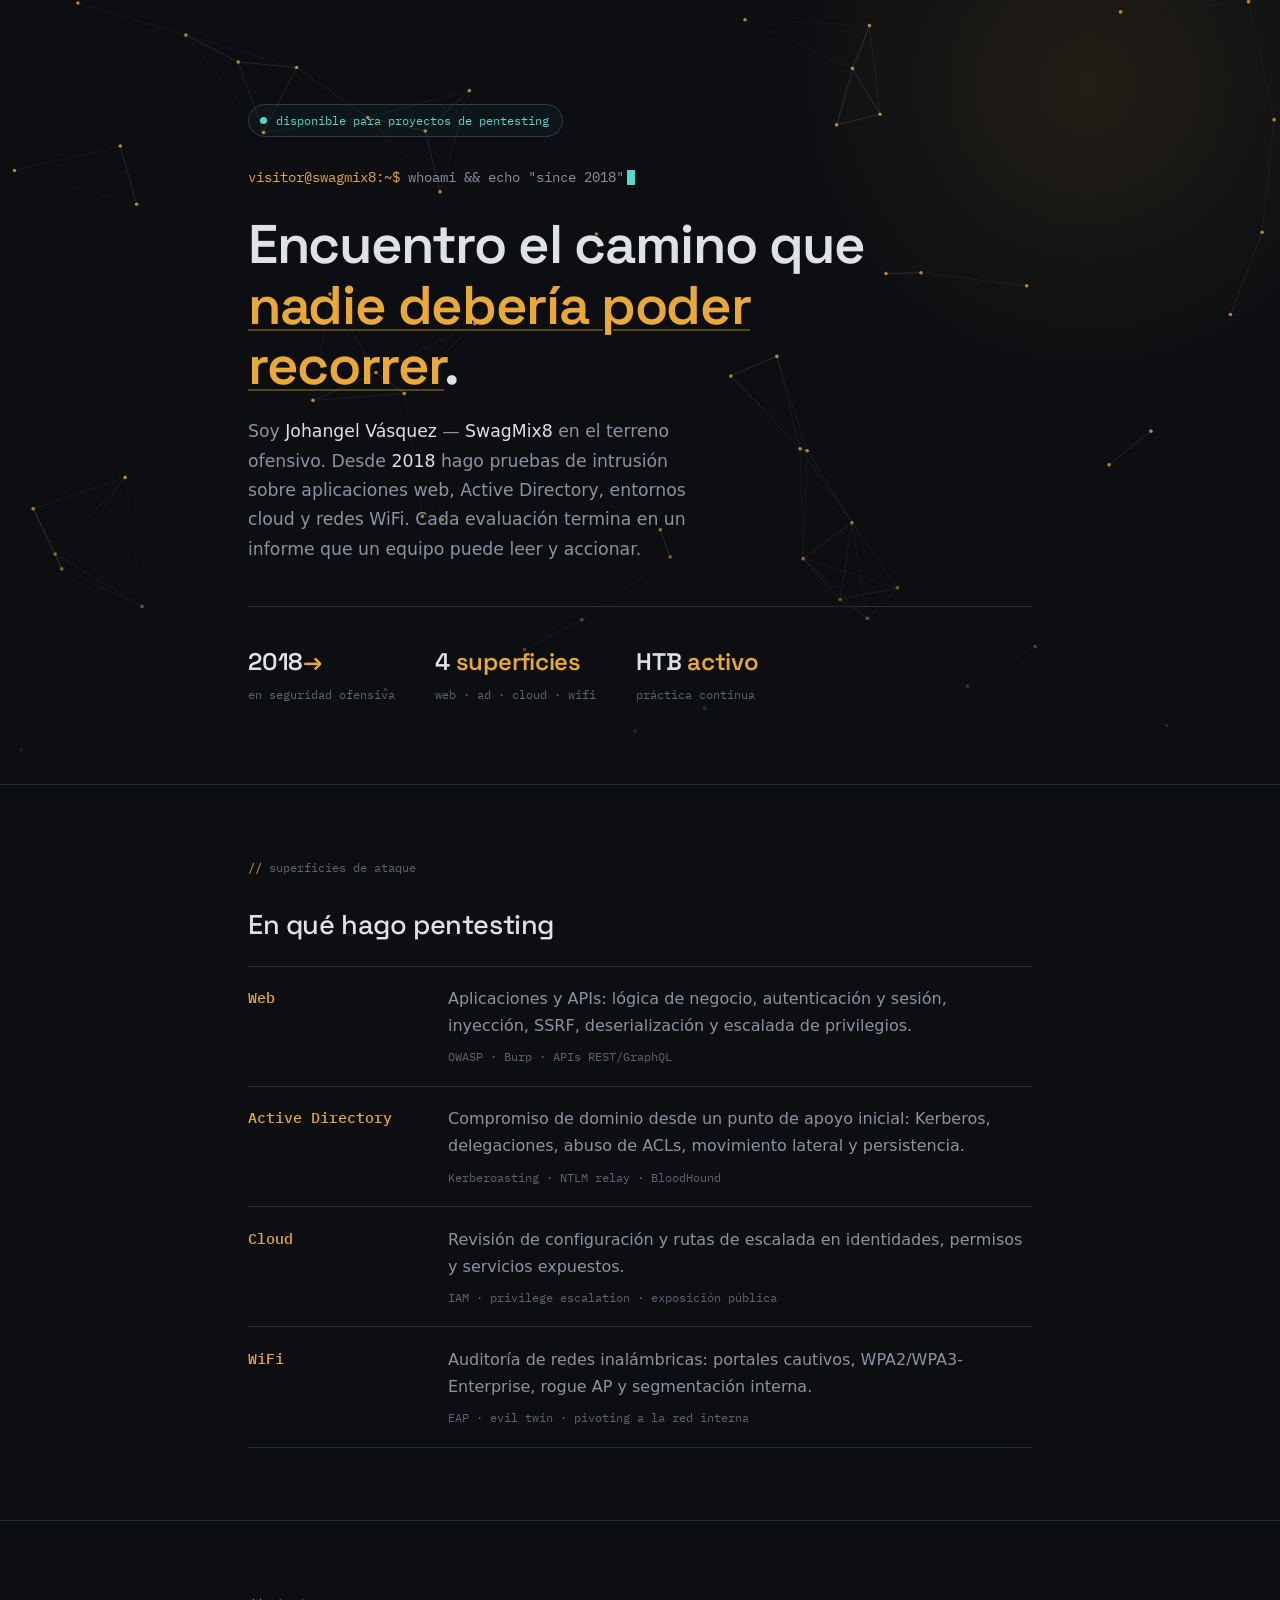
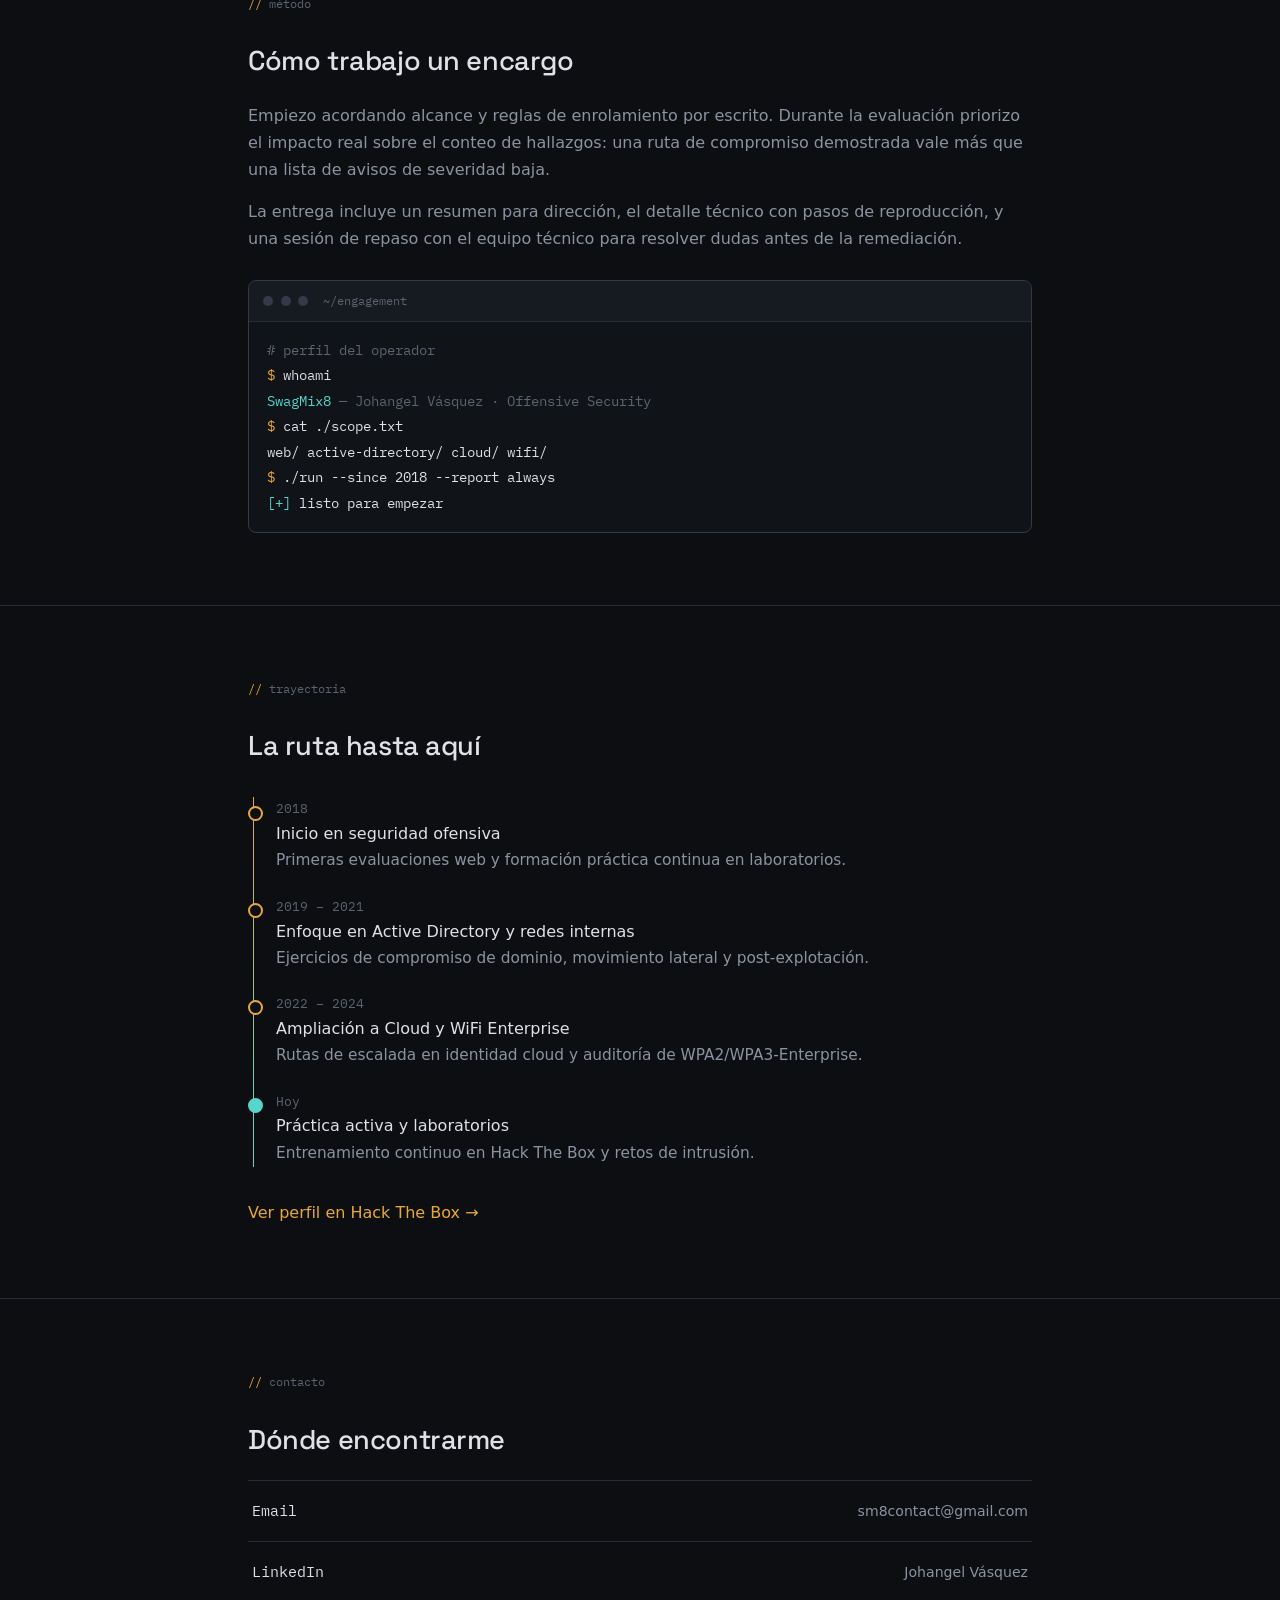
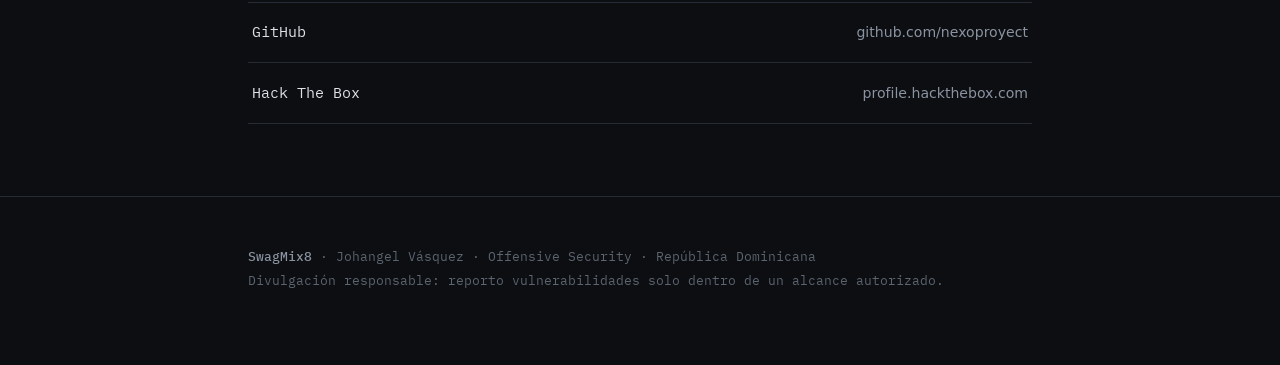
<file: index.html>
<!DOCTYPE html>
<html lang="es">
<head>
<meta charset="UTF-8">
<meta name="viewport" content="width=device-width, initial-scale=1.0">
<title>SwagMix8 — Offensive Security</title>
<meta name="description" content="Johangel Vásquez (SwagMix8) — pentester ofensivo con experiencia desde 2018 en Web, Active Directory, Cloud y redes WiFi.">
<meta property="og:title" content="SwagMix8 — Offensive Security">
<meta property="og:description" content="Pentester ofensivo: Web, Active Directory, Cloud y WiFi. Experiencia desde 2018.">
<meta property="og:type" content="website">
<link rel="preconnect" href="https://fonts.googleapis.com">
<link rel="preconnect" href="https://fonts.gstatic.com" crossorigin>
<link href="https://fonts.googleapis.com/css2?family=Space+Grotesk:wght@400;500;600;700&family=IBM+Plex+Mono:wght@400;500;600&display=swap" rel="stylesheet">
<style>
  :root {
    --ink: #0c0e12;
    --ink-2: #101318;
    --panel: #161a21;
    --line: #262c36;
    --line-bright: #333b48;
    --text: #dee1e6;
    --muted: #8b93a1;
    --dim: #5c6470;
    --signal: #e8a83a;      /* ámbar: hallazgo / severidad */
    --cyan: #57d6cb;        /* cian: info / confirmado */
    --maxw: 52rem;
  }

  * { box-sizing: border-box; margin: 0; padding: 0; }
  html { -webkit-text-size-adjust: 100%; scroll-behavior: smooth; }

  body {
    background: var(--ink);
    color: var(--text);
    font-family: system-ui, -apple-system, "Segoe UI", Roboto, sans-serif;
    font-size: 1rem;
    line-height: 1.7;
    -webkit-font-smoothing: antialiased;
    overflow-x: hidden;
  }

  ::selection { background: var(--signal); color: var(--ink); }

  a { color: var(--signal); text-decoration: none; }
  a:hover { text-decoration: underline; text-underline-offset: 3px; }
  :focus-visible { outline: 2px solid var(--cyan); outline-offset: 3px; border-radius: 2px; }

  .wrap { max-width: var(--maxw); margin: 0 auto; padding: 0 1.5rem; }
  .mono { font-family: "IBM Plex Mono", ui-monospace, "SF Mono", Menlo, monospace; }

  /* ---------- HERO ---------- */
  .hero {
    position: relative;
    border-bottom: 1px solid var(--line);
    padding: clamp(3.5rem, 10vw, 6.5rem) 0 clamp(3rem, 7vw, 4.5rem);
    overflow: hidden;
  }
  .hero::after {
    content: "";
    position: absolute;
    top: -30%; right: -10%;
    width: 60vw; height: 60vw; max-width: 640px; max-height: 640px;
    background: radial-gradient(circle, rgba(232,168,58,0.10), transparent 68%);
    z-index: 0;
    pointer-events: none;
  }
  #grid-canvas {
    position: absolute;
    inset: 0;
    width: 100%;
    height: 100%;
    z-index: 0;
    opacity: 0.9;
    -webkit-mask-image: linear-gradient(180deg, #000 0%, #000 62%, transparent 100%);
            mask-image: linear-gradient(180deg, #000 0%, #000 62%, transparent 100%);
  }
  .hero .wrap { position: relative; z-index: 1; }

  .status {
    display: inline-flex;
    align-items: center;
    gap: 0.55rem;
    font-family: "IBM Plex Mono", ui-monospace, monospace;
    font-size: 0.78rem;
    color: var(--cyan);
    border: 1px solid var(--line-bright);
    border-radius: 999px;
    padding: 0.32rem 0.8rem 0.32rem 0.7rem;
    background: rgba(87, 214, 203, 0.04);
    margin-bottom: 1.8rem;
  }
  .status .dot {
    width: 7px; height: 7px; border-radius: 50%;
    background: var(--cyan);
    box-shadow: 0 0 0 0 rgba(87, 214, 203, 0.5);
    animation: pulse 2.4s ease-out infinite;
  }
  @keyframes pulse {
    0%   { box-shadow: 0 0 0 0 rgba(87,214,203,0.45); }
    70%  { box-shadow: 0 0 0 7px rgba(87,214,203,0); }
    100% { box-shadow: 0 0 0 0 rgba(87,214,203,0); }
  }

  .idline {
    font-family: "IBM Plex Mono", ui-monospace, monospace;
    font-size: 0.86rem;
    color: var(--muted);
    margin-bottom: 1.5rem;
    min-height: 1.3em;
  }
  .idline .prompt { color: var(--signal); }
  .idline .caret {
    display: inline-block; width: 0.5rem; height: 1.05em;
    background: var(--cyan); vertical-align: -0.18em; margin-left: 3px;
    animation: blink 1.05s step-end infinite;
  }
  @keyframes blink { 50% { opacity: 0; } }

  h1 {
    font-family: "Space Grotesk", sans-serif;
    font-weight: 600;
    font-size: clamp(2.1rem, 6.5vw, 3.4rem);
    line-height: 1.12;
    letter-spacing: -0.025em;
    margin-bottom: 1.3rem;
    max-width: 20ch;
  }
  h1 .hl {
    color: var(--signal);
    text-decoration: underline;
    text-decoration-color: rgba(232, 168, 58, 0.35);
    text-underline-offset: 5px;
    text-decoration-thickness: 2px;
  }

  .lede {
    color: var(--muted);
    max-width: 42ch;
    font-size: 1.08rem;
  }
  .lede strong { color: var(--text); font-weight: 500; }

  .stats {
    display: flex;
    flex-wrap: wrap;
    gap: 0 2.5rem;
    margin-top: 2.6rem;
    padding-top: 1.8rem;
    border-top: 1px solid var(--line);
  }
  .stat { padding: 0.4rem 0; }
  .stat .n {
    font-family: "Space Grotesk", sans-serif;
    font-weight: 600;
    font-size: 1.5rem;
    color: var(--text);
    letter-spacing: -0.01em;
  }
  .stat .n .u { color: var(--signal); }
  .stat .l {
    font-family: "IBM Plex Mono", ui-monospace, monospace;
    font-size: 0.74rem;
    color: var(--dim);
    margin-top: 0.15rem;
  }

  /* ---------- SECTIONS ---------- */
  section { padding: clamp(3rem, 8vw, 4.5rem) 0; border-bottom: 1px solid var(--line); }

  .kicker {
    font-family: "IBM Plex Mono", ui-monospace, monospace;
    font-size: 0.78rem;
    color: var(--dim);
    margin-bottom: 1.5rem;
  }
  .kicker::before { content: "// "; color: var(--signal); }

  h2 {
    font-family: "Space Grotesk", sans-serif;
    font-weight: 500;
    font-size: clamp(1.35rem, 4vw, 1.7rem);
    letter-spacing: -0.015em;
    margin-bottom: 1.1rem;
  }
  section p + p { margin-top: 0.9rem; }
  section .muted { color: var(--muted); }

  /* ---------- AREAS ---------- */
  .areas { display: grid; gap: 0; }
  .area {
    display: grid;
    grid-template-columns: 11rem 1fr;
    gap: 1.5rem;
    padding: 1.15rem 0;
    border-bottom: 1px solid var(--line);
    position: relative;
  }
  .area:first-child { border-top: 1px solid var(--line); }
  .area::before {
    content: "";
    position: absolute; left: -1.5rem; top: 1.5rem;
    width: 3px; height: 0;
    background: var(--signal);
    transition: height 0.35s ease;
  }
  .area:hover::before { height: calc(100% - 2.3rem); }
  .area dt {
    font-family: "IBM Plex Mono", ui-monospace, monospace;
    font-weight: 500;
    font-size: 0.95rem;
    color: var(--signal);
  }
  .area dd { color: var(--muted); }
  .area .tags {
    margin-top: 0.5rem;
    font-family: "IBM Plex Mono", ui-monospace, monospace;
    font-size: 0.74rem;
    color: var(--dim);
  }

  /* ---------- ATTACK PATH / TIMELINE ---------- */
  .path { list-style: none; position: relative; padding-left: 1.75rem; }
  .path::before {
    content: "";
    position: absolute; left: 5px; top: 0.6rem; bottom: 0.6rem;
    width: 1px;
    background: linear-gradient(180deg, var(--signal), var(--cyan));
  }
  .path li { position: relative; padding: 0.7rem 0; }
  .path li::before {
    content: "";
    position: absolute; left: -1.75rem; top: 1.15rem;
    width: 11px; height: 11px; border-radius: 50%;
    background: var(--ink);
    border: 2px solid var(--signal);
  }
  .path li:last-child::before { border-color: var(--cyan); background: var(--cyan); }
  .path .yr {
    font-family: "IBM Plex Mono", ui-monospace, monospace;
    font-size: 0.8rem;
    color: var(--dim);
  }
  .path .ev { color: var(--text); font-weight: 500; }
  .path .ev + span { display: block; color: var(--muted); font-size: 0.96rem; font-weight: 400; }

  /* ---------- TERMINAL CARD ---------- */
  .term {
    background: var(--ink-2);
    border: 1px solid var(--line-bright);
    border-radius: 8px;
    overflow: hidden;
    margin-top: 1.75rem;
    font-family: "IBM Plex Mono", ui-monospace, monospace;
    font-size: 0.86rem;
  }
  .term-bar {
    display: flex; align-items: center; gap: 0.45rem;
    padding: 0.6rem 0.9rem;
    background: var(--panel);
    border-bottom: 1px solid var(--line);
  }
  .term-bar i { width: 10px; height: 10px; border-radius: 50%; background: var(--line-bright); display: block; }
  .term-bar span { margin-left: 0.5rem; color: var(--dim); font-size: 0.76rem; }
  .term-body { padding: 1rem 1.1rem; line-height: 1.85; overflow-x: auto; }
  .term-body .c { color: var(--dim); }
  .term-body .p { color: var(--signal); }
  .term-body .o { color: var(--text); }
  .term-body .k { color: var(--cyan); }

  /* ---------- CONTACT ---------- */
  .links { border-top: 1px solid var(--line); }
  .links a {
    display: flex;
    align-items: baseline;
    justify-content: space-between;
    gap: 1rem;
    padding: 1.05rem 0.25rem;
    border-bottom: 1px solid var(--line);
    color: var(--text);
    position: relative;
    overflow: hidden;
  }
  .links a .h {
    font-family: "IBM Plex Mono", ui-monospace, monospace;
    font-size: 0.95rem;
    transition: transform 0.28s cubic-bezier(0.4,0,0.1,1), color 0.28s;
  }
  .links a .v {
    color: var(--muted);
    font-size: 0.88rem;
    text-align: right;
    transition: color 0.28s;
  }
  .links a:hover { text-decoration: none; }
  .links a:hover .h { transform: translateX(0.6rem); color: var(--signal); }
  .links a:hover .v { color: var(--cyan); }
  .links a::after {
    content: "→";
    position: absolute; left: -1rem; top: 50%; transform: translateY(-50%);
    color: var(--signal);
    opacity: 0;
    transition: opacity 0.28s, left 0.28s;
  }
  .links a:hover::after { opacity: 1; left: -0.15rem; }

  footer { padding: 3rem 0 4.5rem; color: var(--dim); }
  footer .mono { font-size: 0.8rem; line-height: 1.9; }
  footer .mono b { color: var(--muted); font-weight: 500; }

  /* ---------- RESPONSIVE ---------- */
  @media (max-width: 40rem) {
    .area { grid-template-columns: 1fr; gap: 0.35rem; }
    .stats { gap: 0 1.6rem; }
    .stat .n { font-size: 1.3rem; }
    .links a { flex-direction: column; align-items: flex-start; gap: 0.2rem; }
    .links a .v { text-align: left; }
    .links a:hover .h { transform: translateX(0.4rem); }
  }

  @media (prefers-reduced-motion: reduce) {
    html { scroll-behavior: auto; }
    *, *::before, *::after { animation: none !important; transition: none !important; }
    #grid-canvas { display: none; }
  }
</style>
</head>
<body>

<header class="hero">
  <canvas id="grid-canvas" aria-hidden="true"></canvas>
  <div class="wrap">
    <span class="status"><span class="dot"></span> disponible para proyectos de pentesting</span>
    <p class="idline mono" id="idline"><span class="prompt">visitor@swagmix8:~$</span> <span class="caret"></span></p>
    <h1>Encuentro el camino que <span class="hl">nadie debería poder recorrer</span>.</h1>
    <p class="lede">Soy <strong>Johangel Vásquez</strong> — <strong>SwagMix8</strong> en el terreno ofensivo. Desde <strong>2018</strong> hago pruebas de intrusión sobre aplicaciones web, Active Directory, entornos cloud y redes WiFi. Cada evaluación termina en un informe que un equipo puede leer y accionar.</p>

    <div class="stats">
      <div class="stat">
        <div class="n">2018<span class="u">→</span></div>
        <div class="l mono">en seguridad ofensiva</div>
      </div>
      <div class="stat">
        <div class="n">4<span class="u"> superficies</span></div>
        <div class="l mono">web · ad · cloud · wifi</div>
      </div>
      <div class="stat">
        <div class="n">HTB<span class="u"> activo</span></div>
        <div class="l mono">práctica continua</div>
      </div>
    </div>
  </div>
</header>

<main>
  <section id="areas">
    <div class="wrap">
      <p class="kicker">superficies de ataque</p>
      <h2>En qué hago pentesting</h2>
      <dl class="areas">
        <div class="area">
          <dt>Web</dt>
          <dd>
            Aplicaciones y APIs: lógica de negocio, autenticación y sesión, inyección, SSRF, deserialización y escalada de privilegios.
            <div class="tags mono">OWASP · Burp · APIs REST/GraphQL</div>
          </dd>
        </div>
        <div class="area">
          <dt>Active Directory</dt>
          <dd>
            Compromiso de dominio desde un punto de apoyo inicial: Kerberos, delegaciones, abuso de ACLs, movimiento lateral y persistencia.
            <div class="tags mono">Kerberoasting · NTLM relay · BloodHound</div>
          </dd>
        </div>
        <div class="area">
          <dt>Cloud</dt>
          <dd>
            Revisión de configuración y rutas de escalada en identidades, permisos y servicios expuestos.
            <div class="tags mono">IAM · privilege escalation · exposición pública</div>
          </dd>
        </div>
        <div class="area">
          <dt>WiFi</dt>
          <dd>
            Auditoría de redes inalámbricas: portales cautivos, WPA2/WPA3-Enterprise, rogue AP y segmentación interna.
            <div class="tags mono">EAP · evil twin · pivoting a la red interna</div>
          </dd>
        </div>
      </dl>
    </div>
  </section>

  <section id="approach">
    <div class="wrap">
      <p class="kicker">método</p>
      <h2>Cómo trabajo un encargo</h2>
      <p class="muted">Empiezo acordando alcance y reglas de enrolamiento por escrito. Durante la evaluación priorizo el impacto real sobre el conteo de hallazgos: una ruta de compromiso demostrada vale más que una lista de avisos de severidad baja.</p>
      <p class="muted">La entrega incluye un resumen para dirección, el detalle técnico con pasos de reproducción, y una sesión de repaso con el equipo técnico para resolver dudas antes de la remediación.</p>

      <div class="term" aria-label="Ejemplo de identidad en terminal">
        <div class="term-bar"><i></i><i></i><i></i><span>~/engagement</span></div>
        <div class="term-body">
<span class="c"># perfil del operador</span><br>
<span class="p">$</span> <span class="o">whoami</span><br>
<span class="k">SwagMix8</span> <span class="c">— Johangel Vásquez · Offensive Security</span><br>
<span class="p">$</span> <span class="o">cat ./scope.txt</span><br>
<span class="o">web/</span>  <span class="o">active-directory/</span>  <span class="o">cloud/</span>  <span class="o">wifi/</span><br>
<span class="p">$</span> <span class="o">./run --since 2018 --report always</span><br>
<span class="k">[+]</span> <span class="o">listo para empezar</span>
        </div>
      </div>
    </div>
  </section>

  <section id="path">
    <div class="wrap">
      <p class="kicker">trayectoria</p>
      <h2>La ruta hasta aquí</h2>
      <ul class="path">
        <li>
          <div class="yr mono">2018</div>
          <span class="ev">Inicio en seguridad ofensiva</span>
          <span>Primeras evaluaciones web y formación práctica continua en laboratorios.</span>
        </li>
        <li>
          <div class="yr mono">2019 – 2021</div>
          <span class="ev">Enfoque en Active Directory y redes internas</span>
          <span>Ejercicios de compromiso de dominio, movimiento lateral y post-explotación.</span>
        </li>
        <li>
          <div class="yr mono">2022 – 2024</div>
          <span class="ev">Ampliación a Cloud y WiFi Enterprise</span>
          <span>Rutas de escalada en identidad cloud y auditoría de WPA2/WPA3-Enterprise.</span>
        </li>
        <li>
          <div class="yr mono">Hoy</div>
          <span class="ev">Práctica activa y laboratorios</span>
          <span>Entrenamiento continuo en Hack The Box y retos de intrusión.</span>
        </li>
      </ul>
      <p style="margin-top:1.4rem"><a href="https://profile.hackthebox.com/profile/019f0ab2-fb5d-7035-a596-cb5c8fa267c0">Ver perfil en Hack The Box →</a></p>
    </div>
  </section>

  <section id="contact">
    <div class="wrap">
      <p class="kicker">contacto</p>
      <h2>Dónde encontrarme</h2>
      <div class="links">
        <a href="mailto:sm8contact@gmail.com">
          <span class="h">Email</span><span class="v">sm8contact@gmail.com</span>
        </a>
        <a href="https://www.linkedin.com/in/johangel-vasquez-3ba8ab2ba" rel="me">
          <span class="h">LinkedIn</span><span class="v">Johangel Vásquez</span>
        </a>
        <a href="https://github.com/nexoproyect">
          <span class="h">GitHub</span><span class="v">github.com/nexoproyect</span>
        </a>
        <a href="https://profile.hackthebox.com/profile/019f0ab2-fb5d-7035-a596-cb5c8fa267c0">
          <span class="h">Hack The Box</span><span class="v">profile.hackthebox.com</span>
        </a>
      </div>
    </div>
  </section>
</main>

<footer>
  <div class="wrap">
    <p class="mono"><b>SwagMix8</b> · Johangel Vásquez · Offensive Security · República Dominicana</p>
    <p class="mono">Divulgación responsable: reporto vulnerabilidades solo dentro de un alcance autorizado.</p>
  </div>
</footer>

<script>
(function () {
  var reduce = window.matchMedia && window.matchMedia('(prefers-reduced-motion: reduce)').matches;

  /* ---- typing effect ---- */
  var el = document.getElementById('idline');
  if (el) {
    var prompt = '<span class="prompt">visitor@swagmix8:~$</span> ';
    var cmd = 'whoami && echo "since 2018"';
    if (reduce) {
      el.innerHTML = prompt + cmd;
    } else {
      var i = 0;
      var tick = setInterval(function () {
        i++;
        el.innerHTML = prompt + cmd.slice(0, i) + '<span class="caret"></span>';
        if (i >= cmd.length) clearInterval(tick);
      }, 45);
    }
  }

  /* ---- hero node grid ---- */
  if (reduce) return;
  var canvas = document.getElementById('grid-canvas');
  if (!canvas) return;
  var ctx = canvas.getContext('2d');
  var w, h, dpr, nodes = [];
  var LINK_DIST = 150;

  function seed() {
    var count = Math.max(20, Math.min(60, Math.floor(w * h / 16000)));
    nodes = [];
    for (var i = 0; i < count; i++) {
      nodes.push({
        x: Math.random() * w, y: Math.random() * h,
        vx: (Math.random() - 0.5) * 0.22,
        vy: (Math.random() - 0.5) * 0.22
      });
    }
  }

  function resize() {
    dpr = Math.min(window.devicePixelRatio || 1, 2);
    w = canvas.offsetWidth; h = canvas.offsetHeight;
    canvas.width = w * dpr; canvas.height = h * dpr;
    ctx.setTransform(dpr, 0, 0, dpr, 0, 0);
  }

  function frame() {
    ctx.clearRect(0, 0, w, h);
    for (var i = 0; i < nodes.length; i++) {
      var n = nodes[i];
      n.x += n.vx; n.y += n.vy;
      if (n.x < 0 || n.x > w) n.vx *= -1;
      if (n.y < 0 || n.y > h) n.vy *= -1;
      for (var j = i + 1; j < nodes.length; j++) {
        var m = nodes[j];
        var dx = n.x - m.x, dy = n.y - m.y;
        var d = Math.sqrt(dx * dx + dy * dy);
        if (d < LINK_DIST) {
          var t = 1 - d / LINK_DIST;
          ctx.strokeStyle = 'rgba(150,158,172,' + (0.30 * t).toFixed(3) + ')';
          ctx.lineWidth = 1;
          ctx.beginPath();
          ctx.moveTo(n.x, n.y); ctx.lineTo(m.x, m.y); ctx.stroke();
        }
      }
      ctx.fillStyle = 'rgba(232,168,58,0.85)';
      ctx.beginPath();
      ctx.arc(n.x, n.y, 1.8, 0, Math.PI * 2);
      ctx.fill();
    }
    raf = requestAnimationFrame(frame);
  }

  var raf;
  resize();
  seed();
  frame();

  var rt;
  window.addEventListener('resize', function () {
    clearTimeout(rt);
    rt = setTimeout(resize, 250);
  });

  document.addEventListener('visibilitychange', function () {
    if (document.hidden) { cancelAnimationFrame(raf); }
    else { frame(); }
  });
})();
</script>

</body>
</html>
</file>
